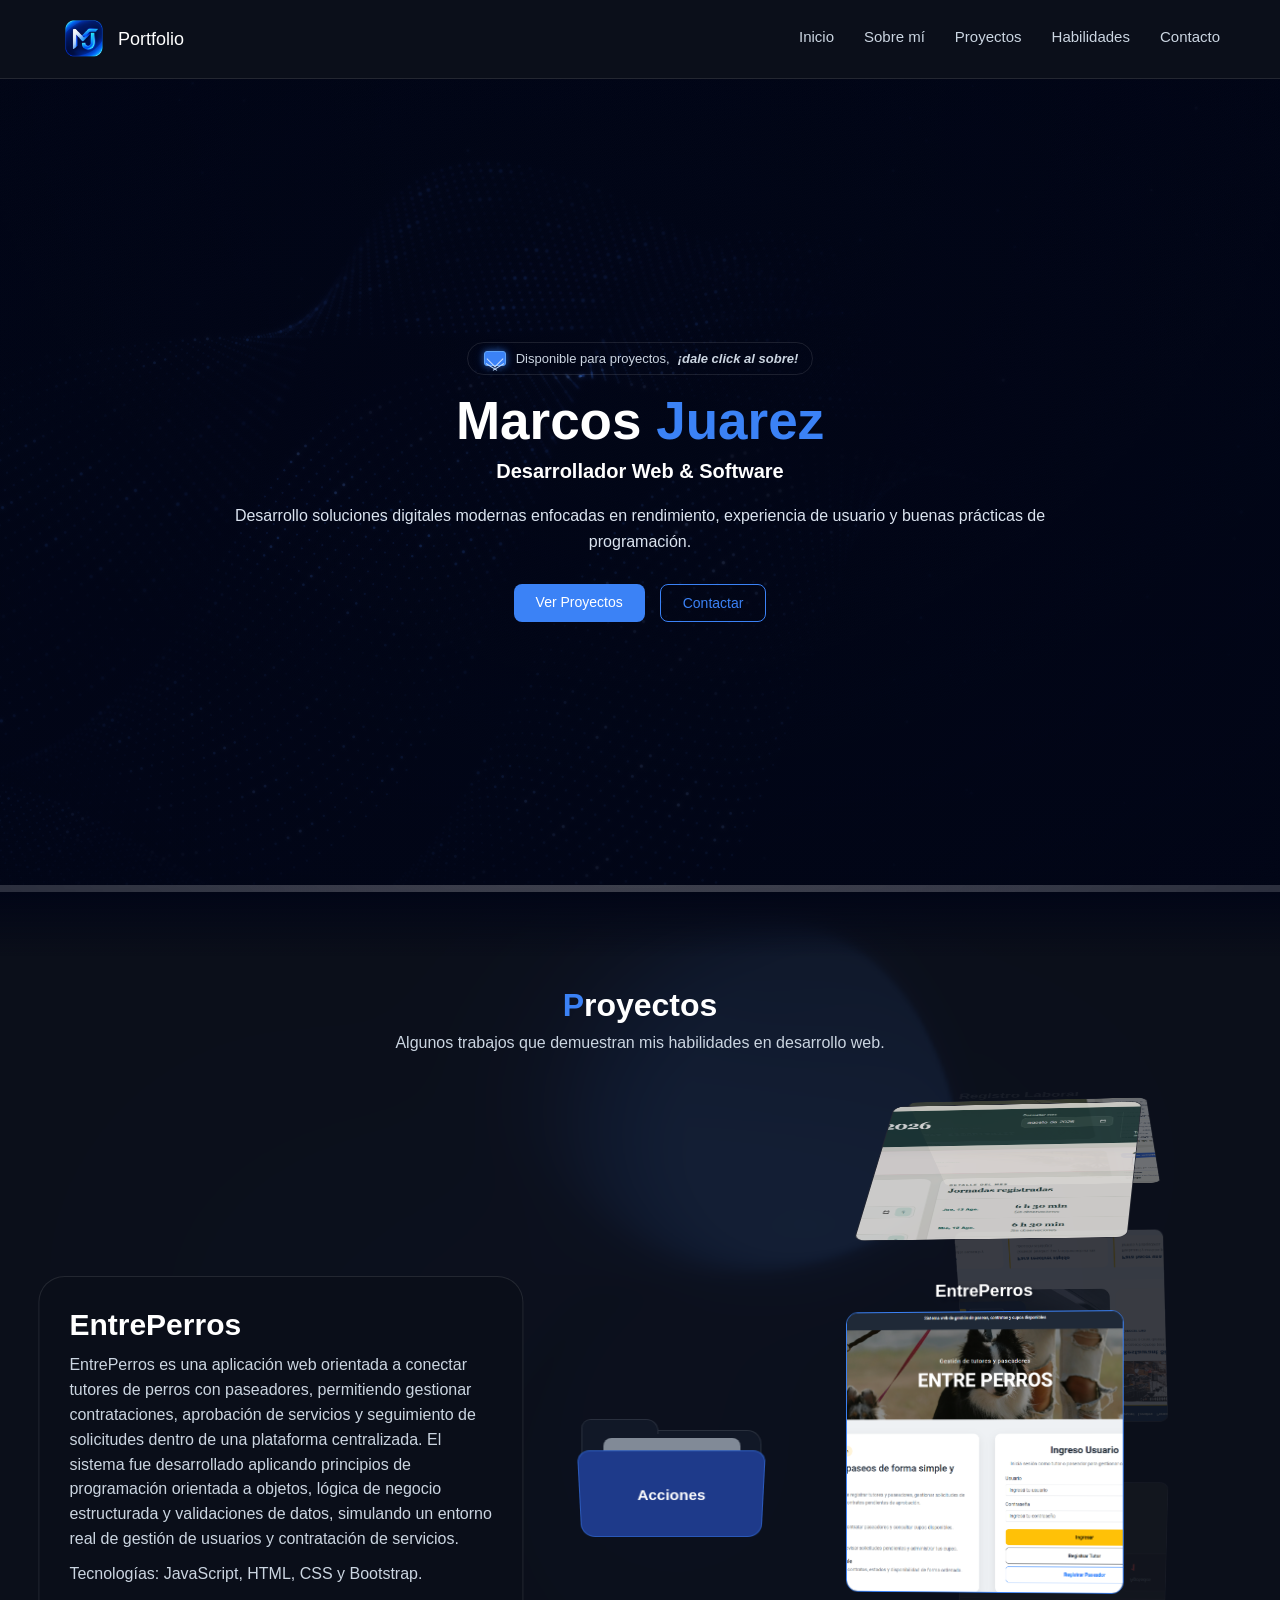
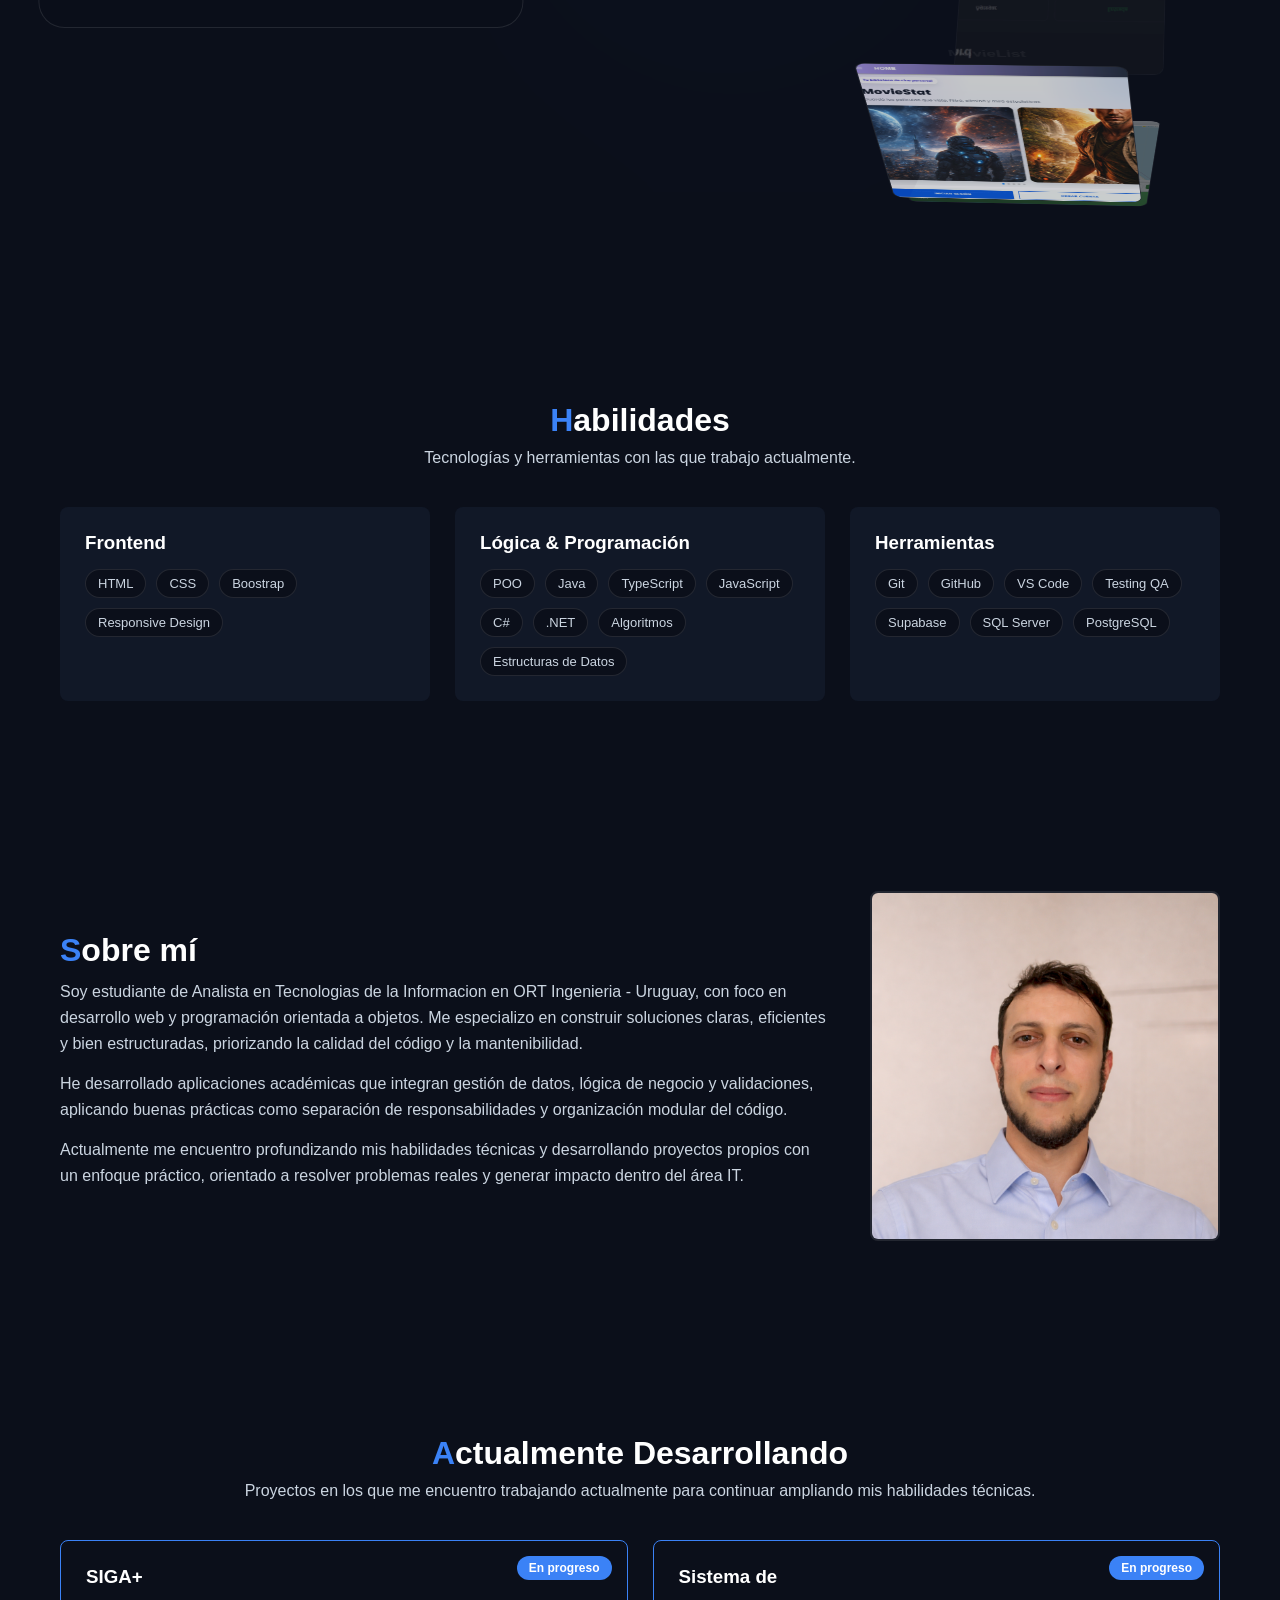
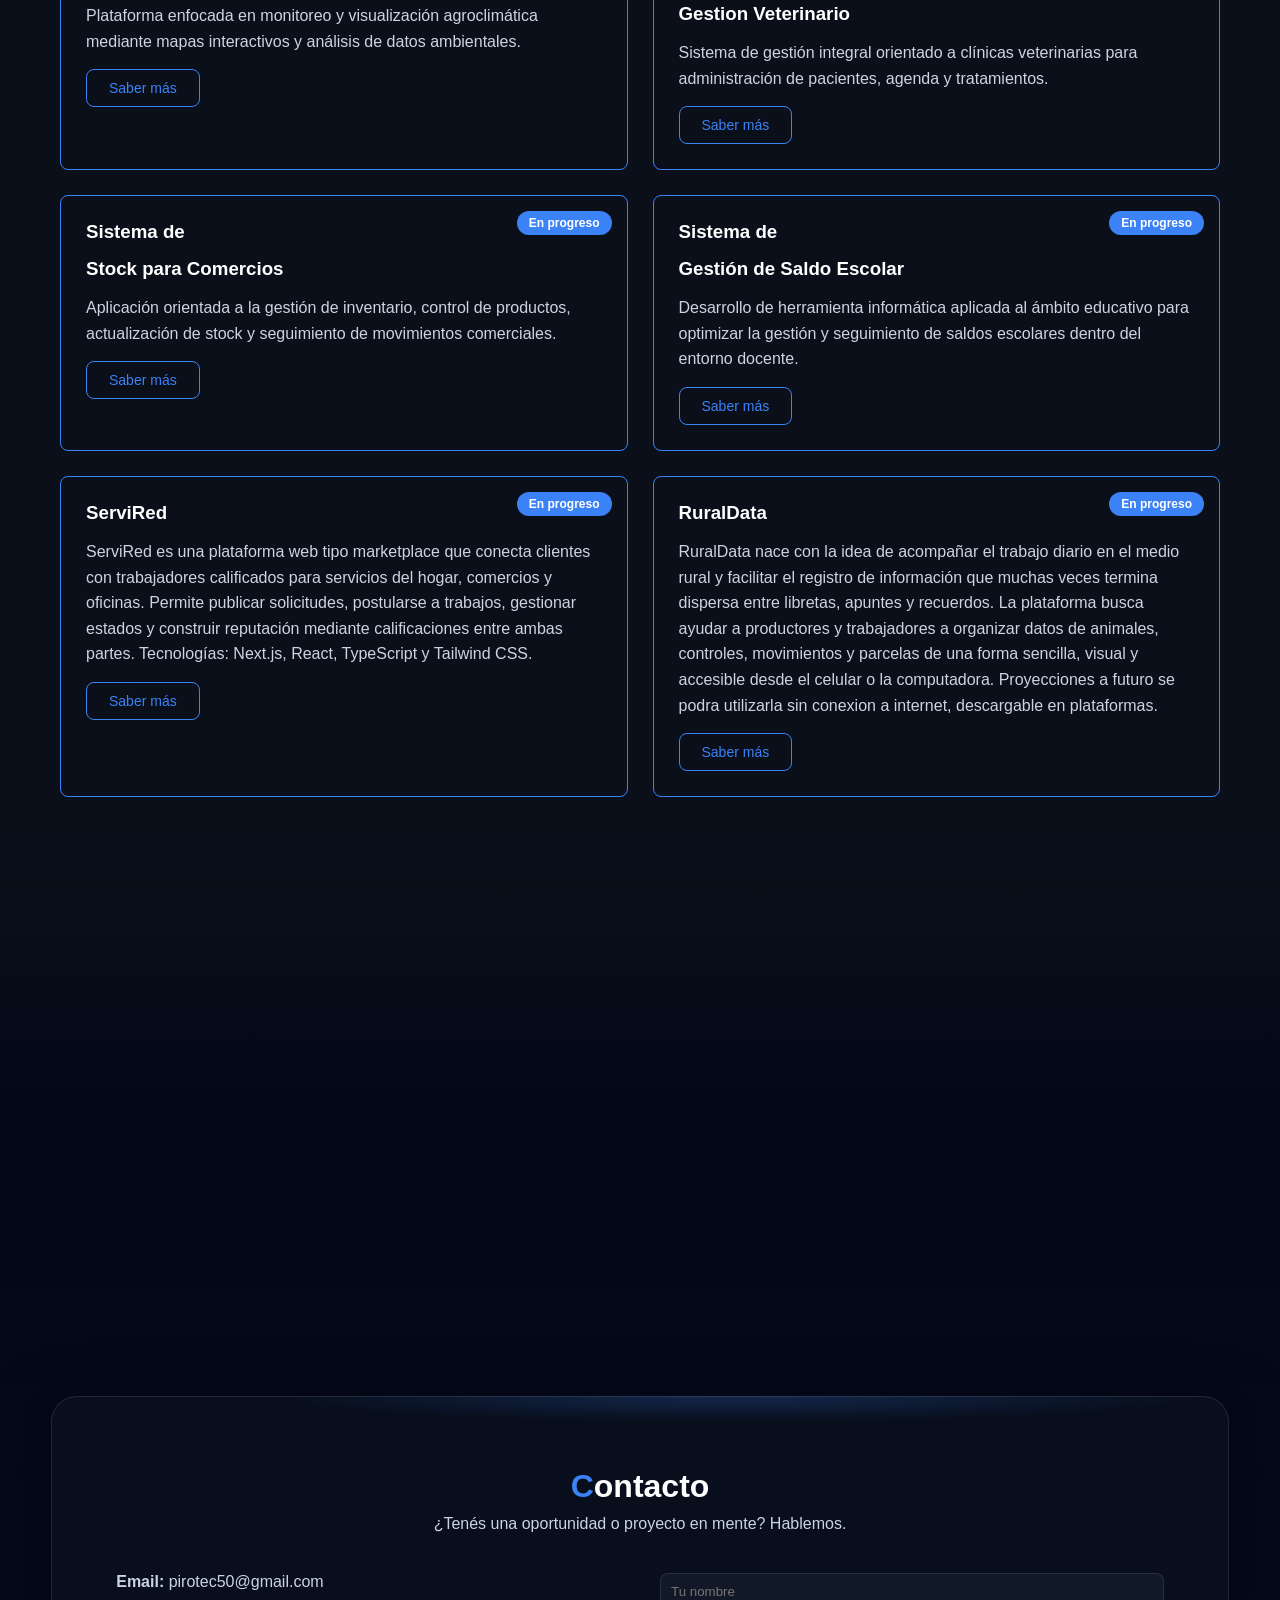
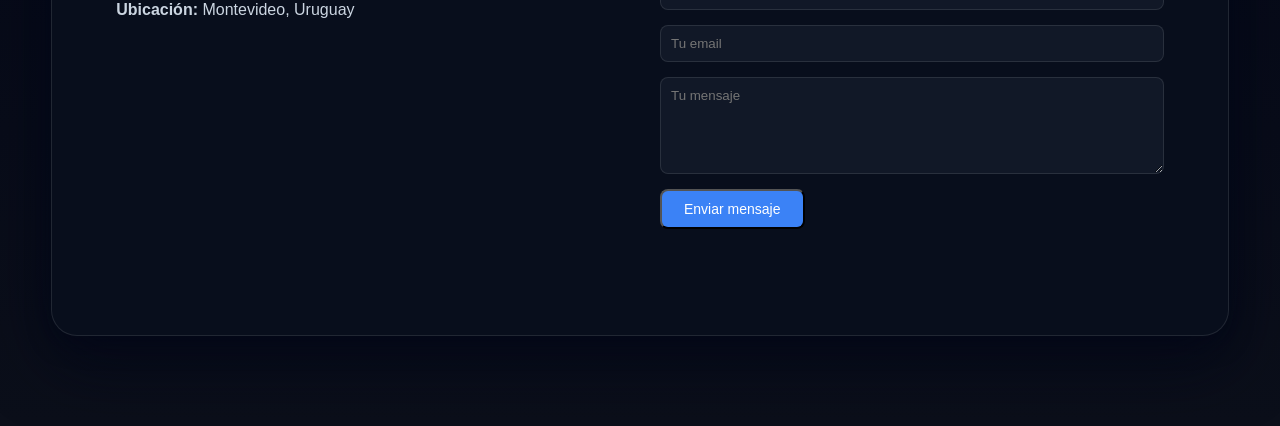
<file: index.html>
<!DOCTYPE html>
<html lang="en">

<head>
    <meta charset="UTF-8">

    <meta name="viewport" content="width=device-width, initial-scale=1.0">

    <!-- informacion del sitio -->
    <title>Marcos Juarez | Portfolio</title>

    <meta name="description"
        content="Portfolio de Marcos Juarez, desarrollador web y software. Proyectos, habilidades y trabajos actualmente en desarrollo.">

    <!-- icono de la pestaña -->
    <link rel="icon" type="image/x-icon" href="/img/miniatura.ico">

    <!-- vista previa al compartir -->
    <meta property="og:type" content="website">

    <meta property="og:title" content="Marcos Juarez | Portfolio">

    <meta property="og:description"
        content="Desarrollador Web & Software. Conocé mis proyectos, habilidades y trabajos en desarrollo.">

    <meta property="og:url" content="https://profolio-web-mj.vercel.app/">

    <meta property="og:image" content="https://profolio-web-mj.vercel.app/img/compartir.png">

    <meta property="og:image:type" content="image/png">

    <meta property="og:image:width" content="1200">

    <meta property="og:image:height" content="630">

    <!-- vista previa en otras plataformas -->
    <meta name="twitter:card" content="summary_large_image">

    <meta name="twitter:title" content="Marcos Juarez | Portfolio">

    <meta name="twitter:description"
        content="Desarrollador Web & Software. Conocé mis proyectos, habilidades y trabajos en desarrollo.">

    <meta name="twitter:image" content="https://profolio-web-mj.vercel.app/img/compartir.png">

    <!-- estilos -->
    <link rel="stylesheet" href="style.css">
</head>

<body>

    <header class="header">
        <div class="container nav">

            <div class="logo">

                <div class="logo-icon">
                    <img src="img/logo.png" alt="Logo MJ">
                </div>

                <span class="logo-text">Portfolio</span>

            </div>

            <button class="menu-toggle btn btn-outline" type="button" aria-controls="site-menu" aria-expanded="false" hidden>Menú</button>
            <nav class="menu" id="site-menu" aria-label="Navegación principal">
                <a href="#inicio">Inicio</a>
                <a href="#sobre-mi">Sobre mí</a>
                <a href="#proyectos">Proyectos</a>
                <a href="#habilidades">Habilidades</a>
                <a href="#contacto">Contacto</a>
            </nav>

        </div>
    </header>



    <main>
    <!-- seccion del hero -->
    <section class="hero" id="inicio">

        <video class="hero-video" autoplay muted loop playsinline>
            <source src="video/hero-fondo.mp4" type="video/mp4">
        </video>

        <canvas class="ghost-fibers-canvas" aria-hidden="true"></canvas>
        <div class="hero-overlay"></div>

        <div class="hero-container">

            <div class="hero-badge">
                <button class="envelope-button" id="envelopeLaunch" type="button" aria-label="Ir a contacto">
                    <span class="envelope-icon" aria-hidden="true">
                        <span class="envelope-flap"></span>
                    </span>
                </button>

                Disponible para proyectos, <strong><em>¡dale click al sobre!</em></strong>
            </div>

            <h1 class="hero-title">
                <span class="tech-text"><span class="tech-text-name"><span>Marcos</span> <span class="hero-title-accent">Juarez</span><span class="tech-text-baseline" aria-hidden="true"></span></span><canvas class="tech-text-canvas" aria-hidden="true" hidden></canvas></span>
            </h1>

            <h2 class="hero-subtitle">
                Desarrollador Web & Software
            </h2>

            <p class="hero-description">
                Desarrollo soluciones digitales modernas enfocadas en rendimiento,
                experiencia de usuario y buenas prácticas de programación.
            </p>

            <div class="hero-buttons">
                <a href="#proyectos" class="btn btn-primary">Ver Proyectos</a>
                <a href="#contacto" class="btn btn-outline">Contactar</a>
            </div>

        </div>
    </section>

    <div class="liquid-region">
        <div class="liquid-background" aria-hidden="true">
            <canvas class="liquid-canvas"></canvas>
        </div>


    <!-- proyectos -->
    <section class="projects fade-in" id="proyectos">
        <div class="container">

            <h2 class="section-title">Proyectos</h2>
            <p class="section-subtitle">
                Algunos trabajos que demuestran mis habilidades en desarrollo web.
            </p>

            <div class="project-showcase circular-carousel">
                <p class="circular-carousel-status visually-hidden" aria-live="polite" aria-atomic="true"></p>
                <div class="project-detail-glow">
                <article class="project-carousel-details">
                    <img src="secundarias/EntrePerros/img/Captura.png" alt="Captura de la demo de EntrePerros">
                    <h3>EntrePerros</h3>
                    <p>
                        EntrePerros es una aplicación web orientada a conectar tutores de perros con paseadores,
                        permitiendo gestionar contrataciones, aprobación de servicios y seguimiento de solicitudes
                        dentro de una plataforma centralizada.

                        El sistema fue desarrollado aplicando principios de programación orientada a objetos, lógica de
                        negocio estructurada y validaciones de datos, simulando un entorno real de gestión de usuarios y
                        contratación de servicios.
                    </p>
                    <p class="project-carousel-tech">Tecnologías: JavaScript, HTML, CSS y Bootstrap.</p>
                    <div class="project-links">
                        <a href="secundarias/EntrePerros/index.html" target="_blank" rel="noopener noreferrer"
                            class="btn btn-primary btn-flip">
                            <span>Pruébalo</span>
                        </a>
                        <a href="https://github.com/Marck1990/EntrePerros.git" target="_blank"
                            class="btn btn-outline">Código</a>
                    </div>
                </article>
                <article class="project-carousel-details">
                    <img src="img/MovieList.png" alt="Captura de la demo de MovieList">
                    <h3>MovieList</h3>
                    <p>
                        Aplicación mobile para catalogar películas vistas. Integra APIs, un sistema de IA para analizar
                        comentarios y decidir si una película se incorpora o no al catálogo, además de geolocalización
                        de usuarios y analítica.
                    </p>
                    <p class="project-carousel-tech">Tecnologías: HTML, CSS, Ionic y JavaScript.</p>
                    <div class="project-links">
                        <a href="secundarias/MovieList/index.html" target="_blank" rel="noopener noreferrer"
                            class="btn btn-primary btn-flip">
                            <span>Pruébalo</span>
                        </a>
                        <a href="https://github.com/Marck1990/movielist-app" target="_blank"
                            class="btn btn-outline">Código</a>
                    </div>
                </article>
                <article class="project-carousel-details">
                    <img src="secundarias/Siga+/Muestras/MiniaturaSIGA+.png" alt="Captura de la demo de SIGA+">
                    <h3>SIGA+</h3>
                    <p>
                        SIGA+ es una aplicación web de monitoreo agroclimático desarrollada con HTML, CSS, JavaScript y
                        Leaflet.js, diseñada para visualizar información geográfica y climática de distintas zonas en un
                        mapa interactivo.

                        El proyecto permite buscar localidades, explorar polígonos territoriales y consultar datos
                        dinámicos mediante la integración con APIs externas de clima y geolocalización, ofreciendo una
                        herramienta visual e intuitiva para el análisis territorial y ambiental en entornos agrícolas.

                        La solución fue propuesta personalmente a INIA GRAS, donde despertó interés por su potencial
                        como herramienta de apoyo al análisis agroclimático. Actualmente se encuentra en una versión
                        beta funcional, y cuenta con el acompañamiento y apoyo de INIA GRAS durante su proceso de
                        desarrollo y mejora.
                    </p>
                    <p class="project-carousel-tech">Tecnologías: HTML, CSS, JavaScript y Leaflet.js.</p>
                    <div class="project-links">
                        <a href="secundarias/Siga+/index.html" target="_blank" rel="noopener noreferrer"
                            class="btn btn-primary btn-flip">
                            <span>Pruébalo</span>
                        </a>
                        <a href="https://github.com/Marck1990/siga-.git" target="_blank"
                            class="btn btn-outline">Código</a>
                    </div>
                </article>
                <article class="project-carousel-details">
                    <img src="img/stock.png" alt="Captura de la demo de StockFast">
                    <h3>StockFast</h3>
                    <p>
                        StockFast es una aplicación web de gestión de stock desarrollada como solución SaaS orientada a
                        comercios, locales y pequeños negocios que necesitan controlar productos, movimientos, alertas y
                        métricas de inventario de forma simple y rápida.
                    </p>
                    <p>
                        El proyecto fue desplegado en Somee mediante publicación FTP desde Visual Studio, utilizando
                        hosting gratuito para demostración comercial. También se configuró certificado SSL con Let’s
                        Encrypt para permitir navegación segura por HTTPS y habilitar correctamente funcionalidades del
                        navegador como el uso del micrófono.
                    </p>

                    <p class="project-carousel-tech">
                        Tecnologías utilizadas:
                        ASP.NET Core MVC, C#, Razor, HTML5, CSS3, JavaScript, Bootstrap, sesiones de usuario,
                        publicación FTP, Somee Hosting, certificado SSL Let’s Encrypt y Visual Studio.
                    </p>
                    <div class="project-links">
                        <a href="https://stockfastdemo.somee.com/" target="_blank" rel="noopener noreferrer"
                            class="btn btn-primary btn-flip">
                            <span>Pruébalo</span>
                        </a>
                    </div>
                </article>
                <article class="project-carousel-details">
                    <img src="img/sintel.png" alt="Captura del sitio de Sintel Florida">
                    <h3>Sintel Florida – Landing page comercial</h3>
                    <p>
                        Desarrollé una landing page moderna para Sintel Florida, pensada como propuesta comercial para
                        mejorar su presencia digital. El sitio presenta sus servicios principales: estación, restaurant,
                        minimercado, lavadero, gomería, gas, promociones, ubicación y contacto.
                    </p>
                    <p>
                        La página incluye un sistema demo de reserva de
                        lavadero con registro e inicio de sesión mediante JavaScript y localStorage.
                    </p>
                    <p class="project-carousel-tech">
                        Tecnologías: HTML, CSS, Bootstrap y JavaScript.
                    </p>
                    <div class="project-links">
                        <a href="https://sintelflorida.vercel.app/" target="_blank" rel="noopener noreferrer"
                            class="btn btn-primary btn-flip">
                            <span>Pruébalo</span>
                        </a>
                    </div>
                </article>
                <article class="project-carousel-details">
                    <img src="img/BIlleteraV.png" alt="Captura de Billetera Virtual Escolar">
                    <h3>Billetera Virtual Escolar</h3>
                    <p>
                        Sistema web diseñado para gestionar compras escolares de forma rápida, segura y organizada
                        mediante saldo virtual.
                    </p>
                    <p>
                        Incluye gestión de usuarios y saldos, registro de compras, historial de movimientos y generación
                        de vales digitales con código QR.
                    </p>
                    <p class="project-carousel-tech">
                        Tecnologías: HTML, CSS, Bootstrap, JavaScript, Supabase y PostgreSQL.
                    </p>
                    <div class="project-links">
                        <a href="https://billetera-virtual-nueva.vercel.app/" target="_blank" rel="noopener noreferrer"
                            class="btn btn-primary btn-flip">
                            <span>Pruébalo</span>
                        </a>
                    </div>
                </article>
                <article class="project-carousel-details">
                    <img src="img/RegtistroLaboral.png" alt="Captura de app Registro Laboral">
                    <h3>Registro Laboral</h3>
                    <p>
                        Registro Laboral es una aplicación web creada para ayudar a trabajadores a registrar sus
                        jornadas, controlar horas trabajadas y licencias, y generar informes mensuales ordenados.
                    </p>
                    <p>
                        Fue desarrollada con HTML, CSS y JavaScript, utilizando Supabase para la autenticación y
                        almacenamiento de datos, además de herramientas para generar archivos PDF y códigos QR.
                    </p>
                    <p class="project-carousel-tech">
                        Tecnologías: HTML, CSS, Bootstrap, JavaScript, Supabase y PostgreSQL.
                    </p>
                    <div class="project-links">
                        <a href="https://registro-laboral-nine.vercel.app/" target="_blank" rel="noopener noreferrer"
                            class="btn btn-primary btn-flip">
                            <span>Pruébalo</span>
                        </a>
                    </div>
                </article>
                </div>
                <div class="folder-float" hidden>
                    <button class="folder-float-trigger" type="button" aria-label="Acciones del proyecto"
                        aria-expanded="false" aria-controls="project-folder-links">
                        <span class="folder-float-back" aria-hidden="true"></span>
                        <span class="folder-float-paper" aria-hidden="true"></span>
                        <span class="folder-float-front">
                            <span class="folder-float-label">Acciones</span>
                        </span>
                    </button>
                    <div id="project-folder-links" class="folder-float-links" inert></div>
                </div>
                <div class="circular-carousel-stage" hidden>
                    <div class="circular-carousel-ring"></div>
                </div>
            </div>
        </div>
    </section>




    <!-- habilidades -->

    <section class="skills fade-in" id="habilidades">
        <div class="container">

            <h2 class="section-title">Habilidades</h2>
            <p class="section-subtitle">
                Tecnologías y herramientas con las que trabajo actualmente.
            </p>

            <div class="skills-grid">

                <!-- Frontend -->
                <div class="skill-card">
                    <h3>Frontend</h3>
                    <div class="skill-items">
                        <span>HTML</span>
                        <span>CSS</span>
                        <span>Boostrap</span>
                        <span>Responsive Design</span>
                    </div>
                </div>

                <!-- Backend / Lógica -->
                <div class="skill-card">
                    <h3>Lógica & Programación</h3>
                    <div class="skill-items">
                        <span>POO</span>
                        <span>Java</span>
                        <span>TypeScript</span>
                        <span>JavaScript</span>
                        <span>C#</span>
                        <span>.NET</span>
                        <span>Algoritmos</span>
                        <span>Estructuras de Datos</span>
                    </div>
                </div>

                <!-- Herramientas -->
                <div class="skill-card">
                    <h3>Herramientas</h3>
                    <div class="skill-items">
                        <span>Git</span>
                        <span>GitHub</span>
                        <span>VS Code</span>
                        <span>Testing QA</span>
                        <span>Supabase</span>
                        <span>SQL Server</span>
                        <span>PostgreSQL</span>


                    </div>
                </div>

            </div>

        </div>
    </section>




    <!-- abaut yo -->
    <section class="about fade-in" id="sobre-mi">
        <div class="container about-container">

            <div class="about-text">
                <h2 class="section-title">Sobre mí</h2>

                <p>
                    Soy estudiante de Analista en Tecnologias de la Informacion en ORT Ingenieria - Uruguay, con foco en
                    desarrollo web y programación orientada a objetos. Me especializo en construir soluciones claras,
                    eficientes y bien estructuradas, priorizando la calidad del código y la mantenibilidad.

                </p>

                <p>
                    He desarrollado aplicaciones académicas que integran gestión de datos, lógica de negocio y
                    validaciones, aplicando buenas prácticas como separación de responsabilidades y organización modular
                    del código.
                </p>

                <p>
                    Actualmente me encuentro profundizando mis habilidades técnicas y desarrollando proyectos propios
                    con un enfoque práctico, orientado a resolver problemas reales y generar impacto dentro del área IT.
                </p>

            </div>

            <div class="about-image">
                <img src="img/foto CUriculum.png" alt="Foto de perfil">
            </div>

        </div>
    </section>




    <!-- proyectos en desarrolo -->
    <section class="current-projects fade-in" id="en-desarrollo">
        <div class="container">

            <h2 class="section-title">Actualmente Desarrollando</h2>

            <p class="section-subtitle">
                Proyectos en los que me encuentro trabajando actualmente para continuar ampliando mis habilidades
                técnicas.
            </p>


            <!-- --------------------------------------------------------------- -->


            <div class="current-grid">



                <div class="current-card">
                    <span class="progress-badge">En progreso</span>

                    <h3>SIGA+</h3>

                    <p>
                        Plataforma enfocada en monitoreo y visualización agroclimática mediante mapas interactivos y
                        análisis de datos ambientales.
                    </p>

                    <button class="btn btn-outline open-modal" data-title="SIGA+"
                        data-description="SIGA+ es una plataforma orientada al monitoreo y visualización agroclimática. El proyecto integra mapas interactivos, representación de polígonos, búsqueda de localidades y visualización de datos ambientales."
                        data-tech="HTML, CSS, JavaScript, Leaflet"
                        data-status="Actualmente estoy trabajando en mejoras visuales, lógica de representación de estados y estructura general del sistema.">
                        Saber más
                    </button>
                </div>



                <!-- --------------------------------------------------------------- -->


                <div class="current-card">
                    <span class="progress-badge">En progreso</span>

                    <h3>Sistema de</h3>
                    <h3>Gestion Veterinario</h3>

                    <p>
                        Sistema de gestión integral orientado a clínicas veterinarias para administración de pacientes,
                        agenda y tratamientos.
                    </p>

                    <button class="btn btn-outline open-modal" data-title="Sistema Veterinario"
                        data-description="Proyecto orientado a la gestión de clínicas veterinarias, enfocado en la administración de pacientes, turnos, historial de tratamientos y organización de información clave para mejorar la operativa del negocio."
                        data-tech="HTML, CSS, TypeScript,next.js, lógica de gestión"
                        data-status="Actualmente se encuentra en etapa de planificación funcional y definición de módulos principales.">
                        Saber más
                    </button>
                </div>


                <!-- --------------------------------------------------------------- -->


                <div class="current-card">
                    <span class="progress-badge">En progreso</span>

                    <h3>Sistema de </h3>
                    <h3>Stock para Comercios</h3>

                    <p>
                        Aplicación orientada a la gestión de inventario, control de productos, actualización de stock y
                        seguimiento de movimientos comerciales.
                    </p>

                    <button class="btn btn-outline open-modal" data-title="Sistema de Stock para Comercios"
                        data-description="Aplicación pensada para ayudar a pequeños y medianos comercios a gestionar su inventario, controlar entradas y salidas de productos y mantener actualizado el stock disponible."
                        data-tech="HTML, CSS,Boostrap, JavaScript, lógica de inventario"
                        data-status="Actualmente se encuentra en etapa de diseño funcional y definición de estructura general.">
                        Saber más
                    </button>
                </div>

                <!-- --------------------------------------------------------------- -->


                <div class="current-card">
                    <span class="progress-badge">En progreso</span>

                    <h3>Sistema de </h3>
                    <h3>Gestión de Saldo Escolar</h3>

                    <p>
                        Desarrollo de herramienta informática aplicada al ámbito educativo para optimizar la gestión y
                        seguimiento de saldos escolares dentro del entorno docente.
                    </p>

                    <button class="btn btn-outline open-modal" data-title="Sistema de Gestión de Saldo Escolar"
                        data-description="Herramienta informática aplicada al entorno educativo para organizar, registrar y dar seguimiento a saldos escolares, buscando optimizar procesos administrativos vinculados al trabajo docente."
                        data-tech="Análisis funcional, lógica administrativa, desarrollo web"
                        data-status="Actualmente se encuentra en evaluación y desarrollo de su estructura base para adaptarse a necesidades reales del entorno educativo.">
                        Saber más
                    </button>
                </div>



                <!-- --------------------------------------------------------------- -->



                <div class="current-card">
                    <span class="progress-badge">En progreso</span>

                    <h3>ServiRed</h3>

                    <p>
                        ServiRed es una plataforma web tipo marketplace que conecta clientes con trabajadores
                        calificados para servicios del hogar, comercios y oficinas. Permite publicar solicitudes,
                        postularse a trabajos, gestionar estados y construir reputación mediante calificaciones entre
                        ambas partes.
                        Tecnologías: Next.js, React, TypeScript y Tailwind CSS.
                    </p>

                    <button class="btn btn-outline open-modal" data-title="ServiRed"
                        data-description="ServiRed permite que clientes publiquen solicitudes de servicios y que trabajadores independientes se postulen según su rubro, zona y disponibilidad. Incluye perfiles, seguimiento de solicitudes y calificaciones entre las partes."
                        data-tech="Next.js, React, TypeScript y Tailwind CSS."
                        data-status="En desarrollo.">
                        Saber más
                    </button>
                </div>


                <!-- --------------------------------------------------------------- -->


                <div class="current-card">
                    <span class="progress-badge">En progreso</span>

                    <h3>RuralData</h3>

                    <p>
                        RuralData nace con la idea de acompañar el trabajo diario en el medio rural y facilitar el
                        registro de información que muchas veces termina dispersa entre libretas, apuntes y recuerdos.
                        La plataforma busca ayudar a productores y trabajadores a organizar datos de animales,
                        controles, movimientos y parcelas de una forma sencilla, visual y accesible desde el celular o
                        la computadora.
                        Proyecciones a futuro se podra utilizarla sin conexion a internet, descargable en plataformas.

                    </p>

                    <button class="btn btn-outline open-modal" data-title="RuralData"
                        data-description="RuralData es una plataforma de trazabilidad ganadera pensada para facilitar el registro y seguimiento de información productiva. Permite administrar animales mediante caravana visual y contempla identificación RFID, registrar controles y movimientos, organizar información sanitaria y representar parcelas mediante mapas interactivos."
                        data-tech="Desarrollada con HTML, CSS, Bootstrap y JavaScript, siguiendo un enfoque mobile first. Utiliza Leaflet para mapas y polígonos interactivos, almacenamiento local mediante localStorage/IndexedDB y arquitectura PWA mediante manifest.json y Service Worker, permitiendo una experiencia similar a una aplicación instalada y mejorando su funcionamiento en condiciones de conectividad limitada. Se pretende genrar un cruzamiento de datos con SNIG para poder aportar mayor oficialidad del producto"
                        data-status="Fue desarrollada con Tecnologías: HTML, CSS, Bootstrap, JavaScript, PWA, Service Worker e IndexedDB.">
                        Saber más
                    </button>
                </div>




            </div>

        </div>
    </section>










    </div>
    <!-- contacto seccion -->
    <section class="contact contact-laser-region" id="contacto">
        <canvas class="laser-flow-canvas" aria-hidden="true"></canvas>
        <div class="contact-footer-surface">
        <div class="container contact-container">

            <h2 class="section-title">Contacto</h2>
            <p class="section-subtitle">
                ¿Tenés una oportunidad o proyecto en mente? Hablemos.
            </p>

            <div class="contact-content">

                <!-- Info -->
                <div class="contact-info">
                    <p><strong>Email:</strong> pirotec50@gmail.com</p>
                    <p><strong>Ubicación:</strong> Montevideo, Uruguay</p>
                </div>

                <!-- Formulario -->
                <form class="contact-form" action="https://formspree.io/f/mlgovavo" method="POST">

                    <input type="hidden" name="_subject" value="Nuevo mensaje desde tu portfolio">
                    <input type="hidden" name="_captcha" value="false">

                    <label class="visually-hidden" for="contact-nombre">Tu nombre</label>
                    <input type="text" id="contact-nombre" name="nombre" placeholder="Tu nombre" required>

                    <label class="visually-hidden" for="contact-email">Tu email</label>
                    <input type="email" id="contact-email" name="email" placeholder="Tu email" required>

                    <label class="visually-hidden" for="contact-mensaje">Tu mensaje</label>
                    <textarea id="contact-mensaje" name="mensaje" placeholder="Tu mensaje" rows="5" required></textarea>

                    <button type="submit" class="btn btn-primary">
                        Enviar mensaje
                    </button>
                    <p id="form-status" aria-live="polite"></p>


                </form>

            </div>

        </div>

        </div>
    </section>
    </main>

    <dialog class="modal-overlay" id="projectModal" aria-labelledby="modalTitle" aria-describedby="modalDescription">
        <div class="modal-content">
            <button class="modal-close" id="closeModal" type="button" aria-label="Cerrar detalles" autofocus>&times;</button>

            <h3 id="modalTitle"></h3>

            <p id="modalDescription"></p>

            <div class="modal-info">
                <p><strong>Tecnologías o enfoque:</strong> <span id="modalTech"></span></p>
                <p><strong>Estado actual:</strong> <span id="modalStatus"></span></p>
            </div>
        </div>
    </dialog>

    <!-- script a su js -->
    <script src="function.js"></script>
    <script src="tech-text.js"></script>
    <script src="ghost-fibers.js"></script>
    <script src="liquid-ether.js"></script>
    <script src="folder-float.js"></script>
    <script src="circular-carousel.js"></script>
    <script src="border-glow.js"></script>
    <script src="laser-flow.js"></script>
</body>

</html>
</file>
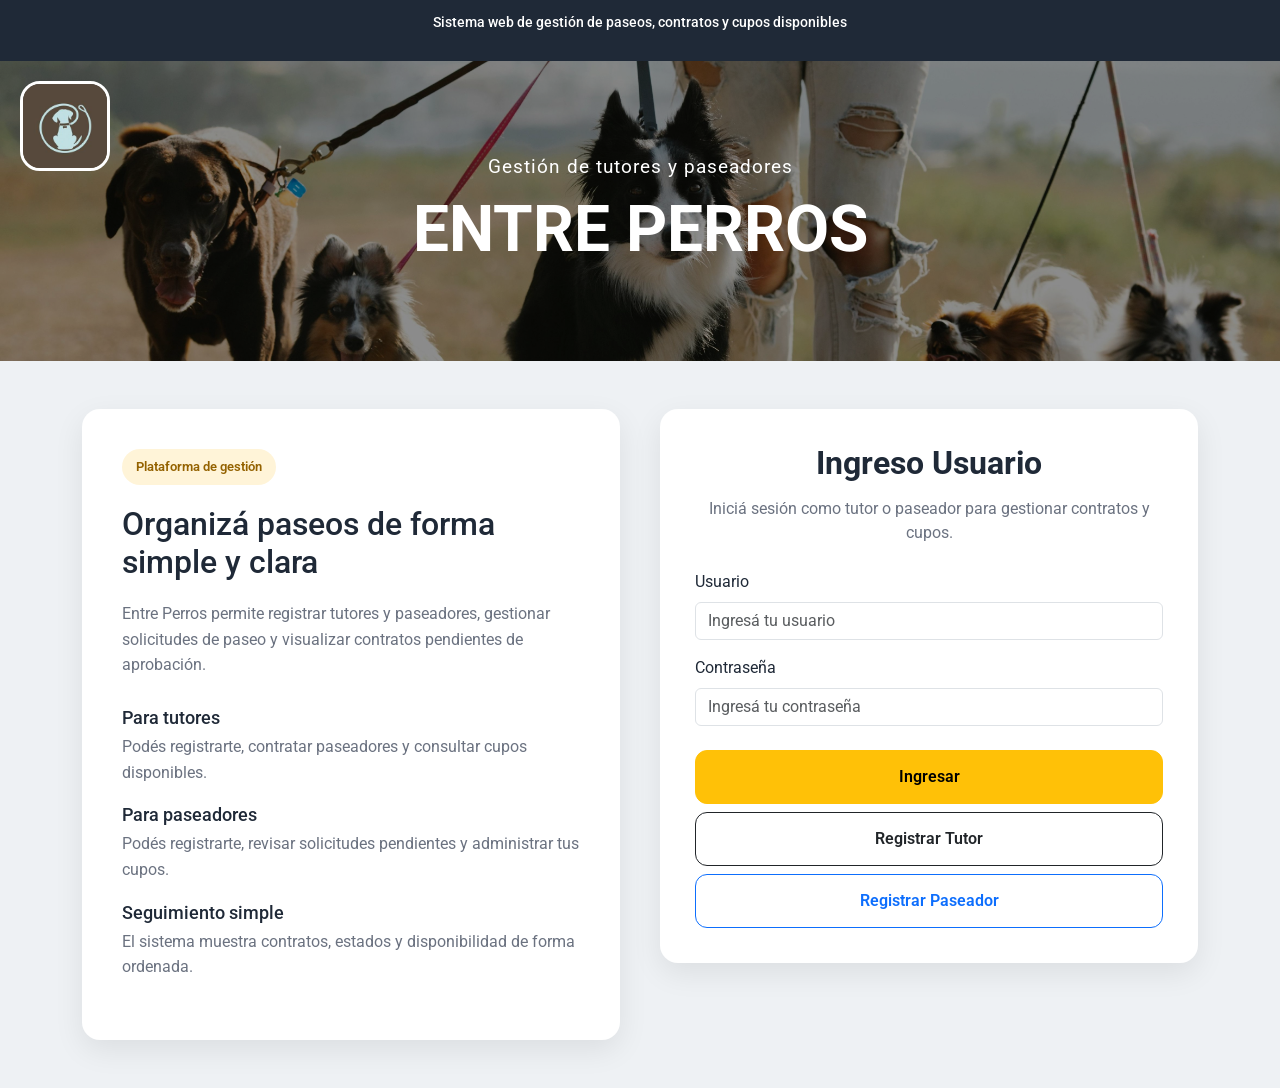
<file: secundarias/EntrePerros/index.html>
<!DOCTYPE html>
<html lang="en">

<head>
    <meta charset="UTF-8">
    <meta name="viewport" content="width=device-width, initial-scale=1.0">
    <title>Entre Perros</title>

    <link href="https://cdn.jsdelivr.net/npm/bootstrap@5.3.3/dist/css/bootstrap.min.css" rel="stylesheet">
    <link rel="stylesheet" href="estilo.css">
</head>

<body>
    <div class="menu container-fluid px-0">

        <div class="topbar">
            <div class="container">
                <p>Sistema web de gestión de paseos, contratos y cupos disponibles</p>
            </div>
        </div>

        <div class="logo">
            <div class="logo-overlay"></div>

            <img src="img/logo.jpg" alt="Logo de marca">

            <div class="logo-content">
                <p class="logo-subtitle">Gestión de tutores y paseadores</p>
                <h1>ENTRE PERROS</h1>
            </div>
        </div>

        <main class="container py-4 py-md-5">
            <div class="login-layout">

                <div class="panel-info">
                    <div class="panel-info-box">
                        <span class="panel-badge">Plataforma de gestión</span>
                        <h2>Organizá paseos de forma simple y clara</h2>
                        <p>
                            Entre Perros permite registrar tutores y paseadores, gestionar solicitudes
                            de paseo y visualizar contratos pendientes de aprobación.
                        </p>

                        <div class="panel-info-lista">
                            <div class="panel-item">
                                <h3>Para tutores</h3>
                                <p>Podés registrarte, contratar paseadores y consultar cupos disponibles.</p>
                            </div>

                            <div class="panel-item">
                                <h3>Para paseadores</h3>
                                <p>Podés registrarte, revisar solicitudes pendientes y administrar tus cupos.</p>
                            </div>

                            <div class="panel-item">
                                <h3>Seguimiento simple</h3>
                                <p>El sistema muestra contratos, estados y disponibilidad de forma ordenada.</p>
                            </div>
                        </div>
                    </div>
                </div>

                <div class="panel-form">

                    <!-- PANTALLA LOGIN -->
                    <section id="pantallaLogin" class="pantalla card-ui mx-auto">
                        <h2 class="titulo-seccion">Ingreso Usuario</h2>

                        <div class="texto-contexto">
                            Iniciá sesión como tutor o paseador para gestionar contratos y cupos.
                        </div>

                        <div class="mb-3 text-start">
                            <label for="txtUsuario" class="form-label">Usuario</label>
                            <input type="text" id="txtUsuario" class="form-control" placeholder="Ingresá tu usuario">
                        </div>

                        <div class="mb-4 text-start">
                            <label for="txtPass" class="form-label">Contraseña</label>
                            <input type="password" id="txtPass" class="form-control" placeholder="Ingresá tu contraseña">
                        </div>

                        <div class="d-grid gap-2">
                            <input type="button" id="btnIniciarSesion" value="Ingresar" class="btn btn-warning btn-ui">
                            <input type="button" id="btnRegistro" value="Registrar Tutor" class="btn btn-outline-dark btn-ui">
                            <input type="button" id="btnRegistroPaseador" value="Registrar Paseador" class="btn btn-outline-primary btn-ui">
                        </div>
                    </section>

                    <!-- PANTALLA REGISTRO TUTOR -->
                    <section id="pantallaRegistro" class="pantalla card-ui mx-auto">
                        <h2 class="titulo-seccion">Registrar nuevo tutor</h2>

                        <div class="texto-contexto">
                            Completá los datos para crear tu cuenta y comenzar a buscar paseador.
                        </div>

                        <div class="mb-3 text-start">
                            <label for="txtNuevoUsuario" class="form-label">Usuario</label>
                            <input type="text" id="txtNuevoUsuario" class="form-control" placeholder="Elegí un usuario">
                        </div>

                        <div class="mb-3 text-start">
                            <label for="txtNuevoPass" class="form-label">Contraseña</label>
                            <input type="text" id="txtNuevoPass" class="form-control" placeholder="Creá una contraseña">
                        </div>

                        <div class="mb-3 text-start">
                            <label for="txtNombrePerro" class="form-label">Nombre del perro</label>
                            <input type="text" id="txtNombrePerro" class="form-control" placeholder="Nombre del perro">
                        </div>

                        <div class="mb-4 text-start">
                            <label for="slcTamano" class="form-label">Tamaño</label>
                            <select id="slcTamano" class="form-select">
                                <option value="chico">Chico</option>
                                <option value="mediano">Mediano</option>
                                <option value="grande">Grande</option>
                            </select>
                        </div>

                        <div class="d-grid gap-2">
                            <input type="button" id="btnConfirmarRegistro" value="Registrar tutor" class="btn btn-warning btn-ui">
                            <input type="button" id="btnVolverRegistro" value="Volver al login" class="btn btn-outline-secondary btn-ui">
                        </div>
                    </section>

                    <!-- PANTALLA REGISTRO PASEADOR -->
                    <section id="pantallaRegistroPaseador" class="pantalla card-ui mx-auto">
                        <h2 class="titulo-seccion">Registrar nuevo paseador</h2>

                        <div class="texto-contexto">
                            Registrate como paseador para administrar solicitudes y tus cupos disponibles.
                        </div>

                        <div class="mb-3 text-start">
                            <label for="txtNombrePaseador" class="form-label">Nombre</label>
                            <input type="text" id="txtNombrePaseador" class="form-control" placeholder="Nombre del paseador">
                        </div>

                        <div class="mb-3 text-start">
                            <label for="txtUsuarioPaseador" class="form-label">Usuario</label>
                            <input type="text" id="txtUsuarioPaseador" class="form-control" placeholder="Elegí un usuario">
                        </div>

                        <div class="mb-3 text-start">
                            <label for="txtPassPaseador" class="form-label">Contraseña</label>
                            <input type="text" id="txtPassPaseador" class="form-control" placeholder="Creá una contraseña">
                        </div>

                        <div class="mb-4 text-start">
                            <label for="txtCupoPaseador" class="form-label">Cupo máximo</label>
                            <input type="number" id="txtCupoPaseador" class="form-control" placeholder="Ingresá el cupo máximo">
                        </div>

                        <div class="d-grid gap-2">
                            <input type="button" id="btnConfirmarRegistroPaseador" value="Registrar paseador" class="btn btn-success btn-ui">
                            <input type="button" id="btnVolverRegistroPaseador" value="Volver al login" class="btn btn-outline-secondary btn-ui">
                        </div>
                    </section>

                    <!-- PANTALLA MENU TUTOR -->
                    <section id="pantallaMenuCliente" class="pantalla card-ui mx-auto">
                        <h2 class="titulo-seccion">Menu cliente</h2>

                        <div class="texto-contexto">
                            Desde esta pantalla podés contratar, cancelar y consultar disponibilidad.
                        </div>

                        <div class="grid-botones">
                            <input type="button" id="btnCerrarSesionCliente" value="Cerrar sesion cliente" class="btn btn-outline-danger btn-ui">
                            <input type="button" id="btnIrAContratar" value="Contratar Paseador" class="btn btn-warning btn-ui">
                            <input type="button" id="btnCancelarContrato" value="Cancelar contrato" class="btn btn-outline-dark btn-ui">
                            <input type="button" id="btnMostrarTabla" value="Mostrar Tabla de cupos" class="btn btn-outline-primary btn-ui">
                        </div>
                    </section>

                    <!-- mostrar tabla de cupos para Tutor -->
                    <section id="pantallaTablaTutor" class="pantalla card-ui card-ui-wide mx-auto">
                        <h2 class="titulo-seccion">Tabla de cupos de paseadores</h2>

                        <div class="table-responsive">
                            <table class="table table-hover align-middle tabla-ui">
                                <thead>
                                    <tr>
                                        <th>Nombre</th>
                                        <th>Usuario</th>
                                        <th>Cupos disponibles</th>
                                    </tr>
                                </thead>
                                <tbody id="tablaPaseadoresContratados">
                                </tbody>
                            </table>
                        </div>

                        <div class="d-grid d-md-flex justify-content-md-end">
                            <input type="button" id="btnVolverPantallaMenuClienteDespuesDeTabla" value="Volver" class="btn btn-outline-secondary btn-ui">
                        </div>
                    </section>

                    <!-- mostrar contratos a cancelar -->
                    <section id="cancelarContrato" class="pantalla card-ui mx-auto">
                        <h2 class="titulo-seccion">Informacion del contrato</h2>

                        <div class="info-box">
                            <p id="infoContrato" class="mb-0"></p>
                        </div>

                        <div class="d-grid gap-2 mt-4">
                            <input type="button" id="btnDardeBaja" value="Dar de baja" class="btn btn-danger btn-ui">
                            <input type="button" id="btnVolverPantallaMenuCliente1" value="Volver" class="btn btn-outline-secondary btn-ui">
                        </div>
                    </section>

                    <!-- pantalla contratar paseador -->
                    <section id="pantallaContratarPaseador" class="pantalla card-ui mx-auto">
                        <h2 class="titulo-seccion">Contratar paseador</h2>

                        <div class="texto-contexto">
                            Seleccioná un paseador disponible según los cupos requeridos.
                        </div>

                        <div class="mb-4 text-start">
                            <label for="slcContratarPaseador" class="form-label">Paseador</label>
                            <select id="slcContratarPaseador" class="form-select"></select>
                        </div>

                        <div class="d-grid gap-2">
                            <input type="button" id="btnContratar" value="Contratar" class="btn btn-warning btn-ui">
                            <input type="button" id="btnVolveMenuTutor" value="Volver" class="btn btn-outline-secondary btn-ui">
                        </div>
                    </section>

                    <!-- PANTALLA MENU PASEADOR -->
                    <section id="pantallaMenuPaseador" class="pantalla card-ui mx-auto">
                        <h2 class="titulo-seccion">Menu Paseador</h2>

                        <div class="texto-contexto">
                            Administrá solicitudes recibidas y consultá los perros asignados.
                        </div>

                        <div class="grid-botones">
                            <input type="button" id="btncerrarSesionPaseador" value="Cerrar sesion paseador" class="btn btn-outline-danger btn-ui">
                            <input type="button" id="btnMostrarTablaParaPaseador" value="Mostrar Tabla de cupos" class="btn btn-outline-primary btn-ui">
                        </div>
                    </section>

                    <!-- mostrar tabla de cupos para Paseador -->
                    <section id="pantallaTablaPaseador" class="pantalla card-ui card-ui-wide mx-auto">
                        <h2 class="titulo-seccion">Perros asignados</h2>

                        <div class="table-responsive">
                            <table class="table table-hover align-middle tabla-ui">
                                <thead>
                                    <tr>
                                        <th>Usuario</th>
                                        <th>Nombre del Perro</th>
                                        <th>tamano</th>
                                    </tr>
                                </thead>
                                <tbody id="tablaTutoresContratados">
                                </tbody>
                            </table>
                        </div>

                        <div class="d-grid d-md-flex justify-content-md-end">
                            <input type="button" id="btnVolverMenuPaseador" value="Volver" class="btn btn-outline-secondary btn-ui">
                        </div>
                    </section>

                    <!-- previa de contratos -->
                    <section id="pantallaVerContratosPendientes" class="pantalla card-ui mx-auto">
                        <h2 class="titulo-seccion">Gestion de contratos</h2>

                        <div class="texto-contexto">
                            Revisá las solicitudes pendientes y decidí si aceptarlas.
                        </div>

                        <div class="d-grid">
                            <input type="button" id="btnVercontratos" value="Ver contratos pendientes" class="btn btn-warning btn-ui">
                        </div>
                    </section>

                    <!-- PANTALLA DEL PASEADOR APROBAR CONTRATO -->
                    <section id="pantallaAprobarContrato" class="pantalla card-ui mx-auto">
                        <h2 class="titulo-seccion">Contratos pendientes</h2>

                        <div class="mb-4 text-start">
                            <label for="slcContratosActivos" class="form-label">Seleccioná un contrato</label>
                            <select id="slcContratosActivos" class="form-select"></select>
                        </div>

                        <div class="d-grid gap-2">
                            <input type="button" id="btnAprobarContrato" value="Aprobar contrato" class="btn btn-success btn-ui">
                            <input type="button" id="btnVolverMenuPaseador1" value="Volver Menu" class="btn btn-outline-secondary btn-ui">
                        </div>
                    </section>

                </div>
            </div>
        </main>
    </div>

    <script src="main.js"></script>
</body>

</html>
</file>
<file: style.css>
/* ====================
    VARIABLES GLOBALES
========================= */
:root {
  /*  Colores */

  --color-bg: #0b0f1a;
  --color-bg-secondary: #111827;

  --color-primary: #3b82f6;
  --color-primary-dark: #1e3a8a;

  --color-text: #ffffff;
  --color-text-secondary: #cbd5e1;

  --color-border: rgba(255, 255, 255, 0.1);

  /*  Espaciado */
  --spacing-sm: 10px;
  --spacing-md: 20px;
  --spacing-lg: 30px;

  /* Tipografía */
  --font-main: 'Segoe UI', Tahoma, Geneva, Verdana, sans-serif;

  /*  Bordes */
  --radius-sm: 8px;

  /* Transiciones */
  --transition: 0.3s ease;
  --transition-fast: 0.3s ease;
  --transition-smooth: 0.6s ease;
}

/* ====================
    RESET
========================= */
* {
  margin: 0;
  padding: 0;
  box-sizing: border-box;
}

/* 
 BASE
 */
html {
  scroll-behavior: smooth;
  scroll-padding-top: var(--header-height, 80px);
}

body {
  font-family: var(--font-main);
  background-color: var(--color-bg);
  color: var(--color-text);
  padding-top: 72px;
}






/* HEADER===================== */
.header {
  width: 100%;
  background: var(--color-bg);
  border-bottom: 1px solid var(--color-border);
  position: fixed;
  top: 0;
  z-index: 9999;
  transition: box-shadow var(--transition-fast);
}

/* 

 CONTENEDORajustado
 */
.container {
  max-width: 1200px;
  margin: 0 auto;
  padding: 15px 20px;
  /* más aire vertical */
}

/* 
 NAVBAR
 */
.nav {
  display: flex;
  justify-content: space-between;
  align-items: center;
}

.header.scrolled {
  background: var(--color-bg);
  box-shadow: 0 5px 20px rgba(0, 0, 0, 0.1);
}

/* 
lOGO con imagen---
 */

/* logo del navbar */

.logo-icon {
    width: 48px;
    height: 48px;

    display: flex;
    align-items: center;
    justify-content: center;

    border-radius: var(--radius-sm);

    overflow: hidden;

    transform-style: preserve-3d;

    animation: logoSpin 3s ease-in-out infinite;
}

.logo-icon img {
    width: 100%;
    height: 100%;

    object-fit: cover;

    display: block;
}


.logo {
  display: flex;
  align-items: center;
  gap: var(--spacing-sm);
}

.logo-text {
  font-size: 18px;
  font-weight: 500;
}

/* 
 MENU balanceado-
 */
.menu {
  display: flex;
  gap: var(--spacing-lg);
}

.menu a {
  position: relative;
  text-decoration: none;
  color: var(--color-text-secondary);
  font-size: 15px;
  transition: var(--transition);
  padding-bottom: 6px;
}

.menu a::after {
  content: "";
  position: absolute;
  left: 50%;
  bottom: 0;
  width: 0;
  height: 2px;
  background: var(--color-primary);
  border-radius: 10px;
  box-shadow: 0 0 8px var(--color-primary),
              0 0 16px var(--color-primary);
  transform: translateX(-50%);
  transition: width 0.3s ease;
}

.menu a:hover {
  color: var(--color-text);
}

.menu a:hover::after {
  width: 70%;
}

/* 
RESPONSIVE
 */
.menu-toggle.btn {
  display: none;
}

@media (max-width: 768px) {
  html {
    scroll-padding-top: var(--header-height, 115px);
  }

  .nav {
    gap: 12px;
  }

  .menu {
    flex-wrap: wrap;
    justify-content: flex-end;
    gap: 6px 12px;
  }

  .menu-toggle.btn:not([hidden]) {
    display: inline-block;
    width: auto;
  }

  .menu-toggle[aria-expanded="false"]:not([hidden]) + .menu {
    display: none;
  }

  .menu-toggle:not([hidden]) + .menu {
    position: absolute;
    top: 100%;
    right: 0;
    left: 0;
    justify-content: center;
    padding: 10px 15px;
    background: var(--color-bg);
    border-bottom: 1px solid var(--color-border);
  }
}




/* ===============HERO============== */

/* 
    HERO
 */
.hero {
  min-height: calc(100vh - 80px);
  display: flex;
  align-items: center;
  justify-content: center;
  text-align: center;
  padding: 0 20px;
  position: relative;
  overflow: hidden;
  background: #020617;
}

/* 
    CONENIDO
 */
.hero-container {
  position: relative;
  z-index: 3;
  max-width: 900px;
  transition: transform 0.2s ease-out;
}

/* 
    BADGE
 */
.hero-badge {
  display: inline-flex;
  align-items: center;
  gap: 8px;
  padding: 6px 14px;
  border: 1px solid var(--color-border);
  border-radius: 20px;
  font-size: 13px;
  color: var(--color-text-secondary);
  margin-bottom: 20px;
}

/* sobre del hero */

.envelope-button {
    display: flex;
    align-items: center;
    justify-content: center;

    padding: 2px;

    background: transparent;
    border: none;

    cursor: pointer;
}

.envelope-icon {
    position: relative;
    display: inline-block;

    width: 22px;
    height: 15px;

    background: var(--color-primary);
    border: 1px solid #60a5fa;
    border-radius: 3px;

    box-shadow:
        0 0 6px rgba(59, 130, 246, 0.6),
        0 0 12px rgba(59, 130, 246, 0.25);

    transition:
        transform 0.3s ease,
        box-shadow 0.3s ease;
}

.envelope-button:hover .envelope-icon {
    transform: translateY(-2px);

    box-shadow:
        0 0 8px rgba(59, 130, 246, 0.8),
        0 0 16px rgba(59, 130, 246, 0.35);
}


/* lineas interiores del sobre */

.envelope-icon::before,
.envelope-icon::after {
    content: "";

    position: absolute;
    bottom: 1px;

    width: 13px;
    height: 1px;

    background: #bfdbfe;
}

.envelope-icon::before {
    left: 1px;

    transform: rotate(32deg);
    transform-origin: left center;
}

.envelope-icon::after {
    right: 1px;

    transform: rotate(-32deg);
    transform-origin: right center;
}


/* solapa del sobre */

.envelope-flap {
    position: absolute;

    top: 1px;
    left: 50%;

    width: 12px;
    height: 12px;

    border-left: 1px solid #dbeafe;
    border-bottom: 1px solid #dbeafe;

    transform: translateX(-50%) rotate(-45deg);

    opacity: 0.9;
}


/* sobre utilizado durante el vuelo */

.envelope-flight {
    position: fixed;

    z-index: 10000;

    pointer-events: none;

    animation: envelope-launch 900ms cubic-bezier(0.4, 0, 0.2, 1) forwards;
}


/* animacion de lanzamiento */

@keyframes envelope-launch {

    0% {
        transform:
            translateY(0)
            rotateZ(0deg)
            rotateY(0deg)
            scale(1);

        opacity: 1;
    }

    30% {
        transform:
            translateY(60px)
            rotateZ(-8deg)
            rotateY(120deg)
            scale(1.08);
    }

    70% {
        opacity: 1;
    }

    100% {
        transform:
            translateY(100vh)
            rotateZ(12deg)
            rotateY(360deg)
            scale(0.65);

        opacity: 0;
    }
}

.hero-title {
  font-size: 48px;
  font-weight: 700;
  margin-bottom: 10px;
  color: var(--color-text);
}

.hero-title .hero-title-accent {
  color: var(--color-primary);
}

.hero-subtitle {
  font-size: 20px;
  color: var(--color-text);
  margin-bottom: 20px;
}

/* 
    DESCRIPCIÓN
 */
.hero-description {
  font-size: 16px;
  color: #dbe4f0;
  line-height: 1.6;
  margin-bottom: 30px;
}

/* 
    BOTONES
 */
.hero-buttons {
  display: flex;
  justify-content: center;
  gap: 15px;
}

/* Botón base */
.btn {
  padding: 10px 22px;
  border-radius: var(--radius-sm);
  text-decoration: none;
  font-size: 14px;
  transition: var(--transition);
}

/* Botón principal */
.btn-primary {
  background: var(--color-primary);
  color: white;
}

.btn-primary:hover {
  opacity: 0.9;
}

/* Botón secundario */
.btn-outline {
  border: 1px solid var(--color-primary);
  color: var(--color-primary);
}

.btn-outline:hover {
  background: var(--color-primary);
  color: white;
}





/* ===============SECCION PROYECCTOS===== */



/* 
  PROYECTOS
 */
.projects {
  padding: 80px 20px;
  background: var(--color-bg-secondary);
  text-align: center;
  overflow: clip;
}

/*
   TITULOS DE SECCIÓN
 */
.section-title {
  font-size: 32px;
  margin-bottom: 10px;
}

.section-subtitle {
  color: var(--color-text-secondary);
  margin-bottom: 40px;
}

/* Carrusel de proyectos finalizados */
.circular-carousel {
  --carousel-card: clamp(240px, 22vw, 320px);
  --carousel-tilt: -7deg;
}

.project-showcase.is-ready {
  position: relative;
  left: 50%;
  width: min(94vw, 1600px);
  transform: translateX(-50%);
  display: grid;
  grid-template-columns: minmax(0, 1.15fr) minmax(180px, 238px) minmax(0, 1fr);
  grid-template-areas: "details actions carousel";
  align-items: center;
  gap: clamp(14px, 2.3vw, 36px);
}

.circular-carousel-stage {
  grid-area: carousel;
  justify-self: center;
  position: relative;
  width: min(100%, 580px);
  height: clamp(560px, 82vh, 720px);
  height: clamp(560px, 82svh, 720px);
  perspective: var(--carousel-perspective, 2500px);
  overflow: clip;
  touch-action: pan-y;
  user-select: none;
  cursor: grab;
}

.circular-carousel-ring {
  position: absolute;
  inset: 0;
  transform-style: preserve-3d;
  transform: translateZ(calc(-1 * var(--carousel-radius))) rotateY(var(--carousel-tilt))
    rotateX(var(--carousel-turn, 0deg));
}

.circular-carousel-slide {
  position: absolute;
  top: 50%;
  left: 50%;
  width: var(--carousel-card);
  aspect-ratio: 1;
  backface-visibility: visible;
  opacity: calc(1 - var(--slide-depth, 0) * 0.58);
  transform: translate(-50%, -50%) rotateX(var(--slide-angle)) translateZ(var(--carousel-radius));
}

.circular-carousel-card {
  position: absolute;
  inset: 0;
  display: block;
  width: 100%;
  height: 100%;
  border: 0;
  background: transparent;
  cursor: grab;
}

.circular-carousel-stage.is-dragging,
.circular-carousel-stage.is-dragging .circular-carousel-card {
  cursor: grabbing;
}

.circular-carousel-caption {
  position: absolute;
  inset-inline: 0;
  bottom: calc(100% + 10px);
  color: var(--color-text);
  font: 600 clamp(14px, 1.35vw, 20px) / 1.22 var(--font-main);
  text-align: center;
  text-shadow: 0 2px 6px var(--color-bg);
  opacity: var(--caption-opacity, 0);
  pointer-events: none;
}

.circular-carousel-image {
  display: block;
  position: relative;
  width: 100%;
  height: 100%;
  overflow: hidden;
  border: 1px solid var(--color-border);
  border-radius: 12px;
  background: var(--color-bg);
}

.circular-carousel-image img {
  display: block;
  width: 100%;
  height: 100%;
  object-fit: cover;
  filter: contrast(calc(1 - var(--slide-depth, 0) * 0.28))
    brightness(calc(1 - var(--slide-depth, 0) * 0.5));
  pointer-events: none;
}

.circular-carousel-slide.is-active .circular-carousel-image {
  border-color: var(--color-primary);
}

.circular-carousel-stage.is-rising .circular-carousel-card {
  animation: carousel-rise 1.2s cubic-bezier(0.2, 0.75, 0.3, 1) both;
  animation-delay: var(--slide-delay);
}

@keyframes carousel-rise {
  from { opacity: 0; transform: translateY(55px); }
}

.circular-carousel:focus-visible,
.circular-carousel button:focus-visible {
  outline: 2px solid var(--color-primary);
  outline-offset: 3px;
}

.project-carousel-details {
  max-width: 820px;
  margin: 0 auto 16px;
  padding: clamp(16px, 3vw, 24px);
  text-align: left;
  background: color-mix(in srgb, var(--color-bg) 88%, transparent);
  border: 1px solid var(--color-border);
  border-radius: 12px;
}

.project-carousel-details > img {
  display: block;
  width: min(100%, 280px);
  margin-bottom: 14px;
  border-radius: 12px;
}

.project-carousel-details h3,
.project-carousel-details p {
  margin-bottom: 10px;
}

.project-carousel-details p {
  color: var(--color-text-secondary);
  line-height: 1.55;
}

.project-links {
  display: flex;
  flex-wrap: wrap;
  gap: 10px;
  margin-top: 14px;
}

.circular-carousel.is-ready .project-detail-glow {
  --glow-radius: 40px;
  grid-area: details;
  justify-self: end;
  position: relative;
  isolation: isolate;
  width: 100%;
  max-width: 520px;
  min-height: 210px;
  margin: 0;
  border: 1px solid var(--color-border);
  border-radius: 26px;
  background: color-mix(in srgb, var(--color-bg) 96%, transparent);
}

.project-detail-glow::before,
.project-detail-glow::after {
  content: "";
  position: absolute;
  opacity: var(--edge-proximity, 0);
  pointer-events: none;
  transition: opacity 140ms ease-out;
}

.project-detail-glow::before {
  inset: -1px;
  z-index: -1;
  padding: 1px;
  border-radius: inherit;
}

@supports (mask-composite: exclude) {
  .project-detail-glow::before {
    background: conic-gradient(from calc(var(--cursor-angle, 0deg) - 45deg),
        transparent, var(--color-primary) 8%, var(--color-text-secondary) 12.5%,
        var(--color-primary) 17%, transparent 25%);
    mask: linear-gradient(white 0 0) content-box, linear-gradient(white 0 0);
    mask-composite: exclude;
  }
}

.project-detail-glow::after {
  inset: calc(-1 * var(--glow-radius, 40px));
  z-index: -2;
  background: radial-gradient(var(--glow-radius, 40px) circle
      at calc(var(--edge-x, 0px) + var(--glow-radius, 40px))
      calc(var(--edge-y, 0px) + var(--glow-radius, 40px)),
      color-mix(in srgb, var(--color-primary) 23%, transparent),
      color-mix(in srgb, var(--color-primary-dark) 12%, transparent) 58%, transparent 100%);
}

.circular-carousel.is-ready .project-carousel-details {
  position: relative;
  max-width: none;
  margin: 0;
  padding: clamp(18px, 3.2vw, 30px);
  border: 0;
  background: transparent;
}

.circular-carousel.is-ready .project-carousel-details.is-outgoing {
  position: absolute;
  inset: 0 0 auto;
  z-index: 1;
  max-height: 100%;
  overflow: clip;
  pointer-events: none;
}

.project-carousel-details h3 {
  color: var(--color-text);
  font-size: clamp(22px, 3.2vw, 30px);
  line-height: 1.2;
}

.project-carousel-details p {
  max-width: 72ch;
}

#proyectos .project-links[hidden] {
  display: none;
}

.folder-float {
  --folder-width: clamp(150px, 20vw, 180px);
  --folder-spring: cubic-bezier(0.34, 1.5, 0.64, 1);
  --folder-duration: 520ms;
  grid-area: actions;
  justify-self: center;
  position: relative;
  width: min(238px, 100%);
  margin: 0;
  padding-top: 46px;
  text-align: center;
}

.folder-float-trigger {
  position: relative;
  display: block;
  width: min(var(--folder-width), 100%);
  aspect-ratio: 180 / 124;
  margin-inline: auto;
  border: 0;
  border-radius: 14px;
  background: transparent;
  perspective: 520px;
  cursor: pointer;
}

.folder-float-back,
.folder-float-paper,
.folder-float-front {
  position: absolute;
  pointer-events: none;
}

.folder-float-back {
  inset: 14% 0 2%;
  border: 1px solid var(--color-border);
  border-radius: 0 14px 14px 14px;
  background: var(--color-bg-secondary);
}

.folder-float-back::before {
  content: "";
  position: absolute;
  left: -1px;
  top: -12px;
  width: 42%;
  height: 14px;
  border: 1px solid var(--color-border);
  border-bottom: 0;
  border-radius: 9px 12px 0 0;
  background: var(--color-bg-secondary);
}

.folder-float-paper {
  inset: 20% 12% 9%;
  border-radius: 8px;
  background: var(--color-text-secondary);
  opacity: 0.6;
  transition: transform var(--folder-duration) var(--folder-spring), opacity 220ms ease;
}

.folder-float-front {
  inset: 28% 0 0;
  display: grid;
  align-content: center;
  border: 1px solid color-mix(in srgb, var(--color-primary) 45%, transparent);
  border-radius: 12px 12px 14px 14px;
  background: var(--color-primary-dark);
  color: var(--color-text);
  transform: rotateX(-16deg);
  transform-origin: bottom;
  transition: transform var(--folder-duration) var(--folder-spring);
}

.folder-float-label {
  font: 600 15px var(--font-main);
}

.folder-float.is-open .folder-float-front {
  transform: rotateX(-34deg);
}

.folder-float.is-open .folder-float-paper {
  transform: translateY(-16px) rotate(-3deg);
  opacity: 1;
}

.folder-float-links {
  position: absolute;
  inset: 0 0 auto;
  z-index: 1;
}

.folder-float-links a {
  --option-x: 0px;
  --option-y: 3px;
  --option-angle: 0deg;
  --option-delay: 0ms;
  position: absolute;
  top: 0;
  left: 50%;
  display: grid;
  place-items: center;
  width: max-content;
  min-height: 36px;
  padding: 0 13px;
  border: 1px solid transparent;
  border-radius: 19px;
  background: var(--color-text-secondary);
  color: var(--color-bg);
  font-size: 13px;
  font-weight: 600;
  opacity: 0;
  visibility: hidden;
  pointer-events: none;
  transform: translate(-50%, 64px) scale(0.68);
  transition: transform var(--folder-duration) var(--folder-spring),
    opacity 200ms ease, visibility 200ms;
}

.folder-float-links a.btn-primary {
  background: var(--color-primary);
}

.folder-float-links a:hover {
  box-shadow: none;
  border-color: var(--color-text);
}

.folder-float-links a:focus-visible {
  outline: 2px solid var(--color-primary);
  outline-offset: 3px;
}

.folder-float-links .btn-flip.is-flipping span {
  transform: none;
}

.folder-float.has-pair a:first-child {
  --option-x: clamp(-54px, -14vw, -43px);
  --option-y: 7px;
  --option-angle: -5deg;
}

.folder-float.has-pair a:nth-child(2) {
  --option-x: clamp(43px, 14vw, 54px);
  --option-y: 0px;
  --option-angle: 5deg;
  --option-delay: 45ms;
}

.folder-float.is-open .folder-float-links a {
  opacity: 1;
  visibility: visible;
  pointer-events: auto;
  transform: translate(calc(-50% + var(--option-x)), var(--option-y)) rotate(var(--option-angle));
  transition-delay: var(--option-delay), var(--option-delay), 0ms;
  animation: folder-float-drift 3.6s var(--option-delay) ease-in-out infinite;
}

.folder-float.is-open .folder-float-links a:nth-child(2) {
  animation-delay: 0.6s;
}

@keyframes folder-float-drift {
  50% { translate: 0 -2px; }
}

@media (max-width: 560px) {
  .folder-float {
    --folder-width: clamp(140px, 40vw, 160px);
    width: min(238px, calc(100% - 36px));
  }
}

@media (prefers-reduced-motion: reduce) {
  .folder-float-front,
  .folder-float-paper,
  .folder-float-links a {
    transition: opacity 100ms ease;
  }

  .folder-float.is-open .folder-float-links a {
    animation: none;
    transition-delay: 0ms;
  }
}

@media (max-width: 1079px) {
  .project-showcase.is-ready {
    grid-template-columns: minmax(0, 520px) minmax(180px, 238px);
    grid-template-areas:
      "details actions"
      "carousel carousel";
    justify-content: center;
  }

  .circular-carousel {
    --carousel-card: clamp(190px, 22vw, 230px);
  }

  .circular-carousel-stage {
    height: clamp(510px, 73svh, 640px);
  }
}

@media (max-width: 768px) {
  .project-showcase.is-ready {
    grid-template-columns: minmax(0, 1fr);
    grid-template-areas: "details" "actions" "carousel";
  }

  .circular-carousel.is-ready .project-detail-glow {
    justify-self: center;
  }

  .circular-carousel {
    --carousel-card: clamp(150px, 44vw, 180px);
  }

  .circular-carousel-stage {
    height: clamp(430px, 75svh, 535px);
  }
}

@media (prefers-reduced-motion: reduce) {
  .circular-carousel-stage.is-rising .circular-carousel-card {
    animation: none;
  }

  .project-detail-glow::before,
  .project-detail-glow::after {
    transition: none;
  }
}

/* ==========HABILIDADES SECCION============ */
/* 
   HABILIDADES
 */
.skills {
  padding: 80px 20px;
  background: var(--color-bg);
  text-align: center;
}

/* 
   GRID
 */
.skills-grid {
  display: grid;
  grid-template-columns: repeat(3, 1fr);
  gap: 25px;
}

/* CARD
 */
.skill-card {
  background: var(--color-bg-secondary);
  padding: 25px;
  border-radius: var(--radius-sm);
  text-align: left;
  transition: var(--transition);
}

.skill-card:hover {
  transform: translateY(-5px);
}

/* 
TITULO
 */
.skill-card h3 {
  margin-bottom: 15px;
}

/* 
   ITEMS
 */
.skill-items {
  display: flex;
  flex-wrap: wrap;
  gap: 10px;
}

.skill-items span {
  background: var(--color-bg);
  padding: 6px 12px;
  border-radius: 20px;
  font-size: 13px;
  color: var(--color-text-secondary);
  border: 1px solid var(--color-border);
}

/* 
  RESPONSIVE
 */
@media (max-width: 900px) {
  .skills-grid {
    grid-template-columns: 1fr;
  }
}



/* =============SECCION ABAUT YO============= */
/* 
  SOBRE MÍ
 */
.about {
  padding: 80px 20px;
  background: var(--color-bg-secondary);
}

/* 
  LAYOT
 */
.about-container {
  display: grid;
  grid-template-columns: 1fr 350px;
  align-items: center;
  gap: 40px;
}

/* 
    TEXTO
*/
.about-text p {
  color: var(--color-text-secondary);
  margin-bottom: 15px;
  line-height: 1.6;
}

/* 
  IMAEN
 */
.about-image img {
  width: 100%;
  border-radius: var(--radius-sm);
  object-fit: cover;
  border: 2px solid var(--color-border);
}

/* 
RESPONSIVE
 */
@media (max-width: 900px) {
  .about-container {
    grid-template-columns: 1fr;
    text-align: center;
  }

  .about-image {
    order: -1;
  }
}





/* ===============PROYECTOS EN DESARRROLO=============== */
.current-projects {
  padding: 80px 20px;
  background: var(--color-bg-secondary);
  text-align: center;
}

.current-grid {
  display: grid;
  grid-template-columns: repeat(2, 1fr);
  gap: 25px;
}

.current-card {
  background: var(--color-bg);
  padding: 25px;
  border-radius: var(--radius-sm);
  text-align: left;
  position: relative;
  border: 1px solid var(--color-primary);
  transition: var(--transition);
}

.current-card:hover {
  transform: translateY(-5px);
}

.progress-badge {
  position: absolute;
  top: 15px;
  right: 15px;
  background: var(--color-primary);
  color: white;
  padding: 5px 12px;
  border-radius: 20px;
  font-size: 12px;
  font-weight: bold;
}

.current-card h3 {
  margin-bottom: 15px;
}

.current-card p {
  color: var(--color-text-secondary);
  line-height: 1.6;
}

@media (max-width: 900px) {
  .current-grid {
    grid-template-columns: 1fr;
  }
}


/* cambios agregados con el html modal */
.current-card .btn {
  margin-top: 15px;
  display: inline-block;
  font-family: var(--font-main);
  padding: 10px 22px;
  border-radius: var(--radius-sm);
  font-size: 14px;
  cursor: pointer;
  background: transparent;
}

.current-card .btn-outline {
  border: 1px solid var(--color-primary);
  color: var(--color-primary);
  background: transparent;
  transition: var(--transition);
}

.current-card .btn-outline:hover {
  background: var(--color-primary);
  color: white;
}

.modal-overlay {
  position: fixed;
  inset: 0;
  background: rgba(0, 0, 0, 0.7);
  display: none;
  justify-content: center;
  align-items: center;
  width: 100%;
  height: 100%;
  max-width: none;
  max-height: none;
  margin: 0;
  padding: 20px;
  border: 0;
  color: inherit;
}

.modal-overlay[open] {
  display: flex;
}

.modal-overlay::backdrop {
  background: transparent;
}

.modal-content {
  max-height: 100%;
  overflow: auto;
  background: var(--color-bg-secondary);
  width: 100%;
  max-width: 600px;
  border-radius: var(--radius-sm);
  padding: 30px;
  position: relative;
  border: 1px solid var(--color-border);
  box-shadow: 0 10px 30px rgba(0, 0, 0, 0.35);
  text-align: left;
}

.modal-content h3 {
  margin-bottom: 15px;
  color: var(--color-text);
}

.modal-content p {
  color: var(--color-text-secondary);
  line-height: 1.6;
  margin-bottom: 12px;
}

.modal-info {
  margin-top: 20px;
}

.modal-close {
  position: absolute;
  top: 12px;
  right: 15px;
  background: transparent;
  border: none;
  color: var(--color-text);
  font-size: 28px;
  cursor: pointer;
  transition: var(--transition);
}

.modal-close:hover {
  color: var(--color-primary);
}

@media (max-width: 768px) {
  .modal-content {
    padding: 22px;
  }
}

/* ========CONTACTO===== */
/* 
    CONTACTO
 */
.contact {
  padding: 80px 20px;
  background: var(--color-bg);
  text-align: center;
}

/* 
    LAYOUT
 */
.contact-content {
  margin-top: 40px;
  display: grid;
  grid-template-columns: 1fr 1fr;
  gap: 40px;
  align-items: start;
}

/* 
   INFO
 */
.contact-info {
  text-align: left;
  color: var(--color-text-secondary);
}

.contact-info p {
  margin-bottom: 10px;
}

/*
   FORMULARIO
 */
.contact-form {
  display: flex;
  flex-direction: column;
  gap: 15px;
}

/* Inputs */
.contact-form input,
.contact-form textarea {
  width: 100%;
  padding: 10px;
  border-radius: var(--radius-sm);
  border: 1px solid var(--color-border);
  background: var(--color-bg-secondary);
  color: var(--color-text);
  font-family: var(--font-main);
}

/* Focus */
.contact-form input:focus,
.contact-form textarea:focus {
  outline: none;
  border-color: var(--color-primary);
}

/* Botón ocupa ancho */
.contact-form button {
  align-self: flex-start;
}

#form-status {
  margin-top: 1rem;
  font-size: 0.9rem;
  color: var(--color-primary);
}


/* 
   RESPONSIVE
*/
@media (max-width: 900px) {
  .contact-content {
    grid-template-columns: 1fr;
  }

  .contact-info {
    text-align: center;
  }
}






/* ANIMACIONES PARA TODO */



.fade-in.show {
  animation: section-reveal var(--transition-smooth);
}

@keyframes section-reveal {
  from {
    opacity: 0;
    transform: translateY(30px);
  }
}

.visually-hidden {
  position: absolute;
  width: 1px;
  height: 1px;
  overflow: hidden;
  clip-path: inset(50%);
  white-space: nowrap;
}

/* MOBILE */


@media (max-width: 768px) {

  /* ===== GENERAL ===== */
  .container {
    padding: 10px 15px;
  }

  section {
    padding: 60px 15px;
  }

  /* ===== HERO ===== */
  .hero-title {
    font-size: clamp(24px, 12vw, 32px);
  }

  .hero-subtitle {
    font-size: 16px;
  }

  .hero-description {
    font-size: 14px;
  }

  .hero-buttons {
    flex-direction: column;
    gap: 10px;
  }

  /* BOTONES FULL WIDTH */
  .btn {
    width: 100%;
    text-align: center;
    padding: 12px;
  }

  /* ===== HABILIDADES ===== */
  .skill-card {
    padding: 20px;
  }

  .skill-items span {
    font-size: 12px;
    padding: 5px 10px;
  }

  /* ===== ABOUT ===== */
  .about-container {
    gap: 20px;
  }

  .about-text {
    text-align: center;
  }

  .about-image img {
    max-width: 250px;
    margin: 0 auto;
  }

  /* ===== CONTACTO ===== */
  .contact-content {
    gap: 20px;
  }

  .contact-form button {
    width: 100%;
  }

  /* ===== NAV ===== */
  .logo-text {
    display: none;
    /* más limpio en mobile */
  }

}




/* EFECTOS AGREGADOS POSTERIORMEKNTE */

@keyframes logoSpin {
  0% {
    transform: rotateY(0deg);
  }

  75% {
    transform: rotateY(0deg);
  }

  100% {
    transform: rotateY(360deg);
  }
}

/* efecto moneda titulos */
.section-title .coin-letter {
  display: inline-block;
  color: var(--color-primary);
  animation: coinLetter 6s ease-in-out infinite;
  transform-style: preserve-3d;
}

@keyframes coinLetter {
  0% {
    transform: rotateY(0deg);
  }

  80% {
    transform: rotateY(0deg);
  }

  100% {
    transform: rotateY(360deg);
  }
}


/* efecto giro boton demo */

.btn-flip {
  position: relative;
  overflow: hidden;
  transform-style: preserve-3d;
  perspective: 600px;
}

.btn-flip span {
  display: inline-block;
  transition: transform 0.6s ease;
}

.btn-flip.is-flipping span {
  transform: rotateY(360deg);
}

.btn-flip:hover {
  box-shadow: 0 0 18px rgba(59, 130, 246, 0.35);
}




/* video de fondo del hero */

.hero-video {
    position: absolute;
    inset: 0;

    width: 100%;
    height: 100%;

    object-fit: cover;
    object-position: center;

    z-index: 1;
}


.ghost-fibers-canvas {
    position: absolute;
    inset: 0;
    display: block;
    width: 100%;
    height: 100%;
    z-index: 1;
    visibility: hidden;
    pointer-events: none;
}

.ghost-fibers-ready .ghost-fibers-canvas {
    visibility: visible;
}

.ghost-fibers-ready .hero-video {
    display: none;
}

/* capa oscura sobre el fondo */

.hero-overlay {
    position: absolute;
    inset: 0;

    background:
        linear-gradient(
            to bottom,
            rgba(2, 6, 23, 0.35),
            rgba(2, 6, 23, 0.68)
        ),
        radial-gradient(
            circle at center,
            rgba(2, 6, 23, 0.08),
            rgba(2, 6, 23, 0.48)
        );

    z-index: 2;
}


/* mobile */

@media (max-width: 768px) {

    .hero {
        min-height: calc(100vh - 70px);
        padding: 40px 15px;
    }

    .hero-container {
        width: 100%;
        max-width: 100%;
    }
}

@media (prefers-reduced-motion: reduce) {
  html {
    scroll-behavior: auto;
  }

  .hero-video {
    display: none;
  }

  .logo-icon,
  .section-title .coin-letter,
  .fade-in.show,
  .envelope-flight {
    animation: none;
  }

  .hero-container,
  .envelope-icon,
  .btn-flip span {
    transition: none;
  }

  .envelope-button:hover .envelope-icon,
  .btn-flip.is-flipping span {
    transform: none;
  }
}

/* TechText del título principal */
.tech-text {
  position: relative;
  display: inline-block;
  white-space: nowrap;
}

.tech-text-name {
  font-size: calc(1em + 5px);
  line-height: 0;
}

.tech-text-baseline {
  display: inline-block;
  width: 0;
  height: 0;
  vertical-align: baseline;
}

.tech-text-canvas {
  position: absolute;
  top: -18px;
  left: -14px;
  width: calc(100% + 28px);
  height: calc(100% + 36px);
  pointer-events: none;
  visibility: hidden;
}

.tech-text-canvas:not([hidden]) {
  display: block;
}

.tech-text.is-interactive {
  touch-action: pan-y;
  user-select: none;
}

.tech-text.can-grab {
  cursor: grab;
}

.tech-text.is-dragging {
  cursor: grabbing;
}

.tech-text.is-rendering .tech-text-name {
  opacity: 0;
}

.tech-text.is-rendering .tech-text-canvas {
  visibility: visible;
}

@media (prefers-reduced-motion: reduce) {
  .tech-text.is-rendering .tech-text-name {
    opacity: 1;
  }

  .tech-text-canvas:not([hidden]) {
    display: none;
  }

  .tech-text.is-interactive {
    touch-action: auto;
    user-select: auto;
  }
}

/* Fondo compartido de las secciones posteriores al hero */
.liquid-region {
  position: relative;
  isolation: isolate;
  background: var(--color-bg);
}

.liquid-background {
  position: absolute;
  inset: 0;
  pointer-events: none;
  visibility: hidden;
}

.liquid-canvas {
  position: sticky;
  top: 0;
  display: block;
  width: 100%;
  height: 100vh;
  height: 100dvh;
  pointer-events: none;
}

.liquid-region.is-liquid-ready .liquid-background {
  visibility: visible;
}

.liquid-region.is-liquid-ready::before,
.liquid-region.is-liquid-ready::after {
  content: "";
  position: absolute;
  inset-inline: 0;
  height: 64px;
  z-index: 1;
  pointer-events: none;
}

.liquid-region.is-liquid-ready::before {
  top: 0;
  background: linear-gradient(#020617, transparent);
}

.liquid-region.is-liquid-ready::after {
  bottom: 0;
  background: linear-gradient(transparent, var(--color-bg));
}

.liquid-region.is-liquid-ready > section {
  position: relative;
  z-index: 2;
  background: transparent;
}

/* LaserFlow ilumina el perímetro de la superficie completa de Contacto. */
.contact-laser-region {
  --laser-impact: 58%;
  --laser-core: #eaf4ff;
  --laser-light: #60a5fa;
  --laser-clearance: clamp(452px, 56vh, 560px);
  --laser-clearance: clamp(452px, 56svh, 560px);
  --laser-fall: 260px;
  position: relative;
  isolation: isolate;
  overflow: clip;
  padding: var(--laser-clearance) 0 clamp(40px, 7vw, 96px);
  background: linear-gradient(180deg, var(--color-bg), #020617 240px, var(--color-bg));
}

.laser-flow-canvas {
  position: absolute;
  z-index: 0;
  inset: 0 0 auto;
  display: block;
  width: 100%;
  height: calc(var(--laser-clearance) + var(--laser-fall));
  visibility: hidden;
  pointer-events: none;
}

.contact-laser-region.is-laser-ready .laser-flow-canvas {
  visibility: visible;
}

.contact-footer-surface {
  position: relative;
  z-index: 1;
  width: min(92vw, 1600px);
  min-height: 540px;
  margin-inline: auto;
  padding: clamp(42px, 5.5vw, 84px) clamp(22px, 5vw, 78px);
  border: 1px solid var(--color-border);
  border-radius: 26px;
  background: #080e1c;
  box-shadow: 0 24px 68px rgba(2, 6, 23, 0.78), 0 8px 22px rgba(2, 6, 23, 0.5);
}

.contact-footer-surface::before,
.contact-footer-surface::after {
  content: "";
  position: absolute;
  inset: -1px;
  border-radius: inherit;
  pointer-events: none;
}

.contact-footer-surface::before {
  background: radial-gradient(ellipse 40% 26px at var(--laser-impact) 0%,
    color-mix(in srgb, var(--color-primary) 22%, transparent), transparent);
}

.contact-footer-surface::after {
  opacity: var(--laser-spill, 0);
  background:
    radial-gradient(ellipse clamp(60px, 8vw, 110px) 8px at var(--laser-impact) 0%,
      var(--laser-core), #dbeafe 22%, var(--laser-light) 54%, transparent),
    radial-gradient(ellipse var(--laser-reach, 52%) 19px at var(--laser-impact) 0%,
      var(--laser-light), var(--color-primary) 23%, transparent),
    radial-gradient(ellipse var(--laser-reach, 52%) 83px at var(--laser-impact) 0%,
      color-mix(in srgb, var(--color-primary) 56%, transparent), transparent),
    radial-gradient(ellipse 47px var(--laser-fall) at 100% 0%,
      color-mix(in srgb, var(--laser-light) 54%, transparent), transparent),
    radial-gradient(ellipse 30px 98px at 0% 0%,
      color-mix(in srgb, var(--color-primary-dark) 37%, transparent), transparent);
}

.contact-footer-surface .contact-container {
  position: relative;
  z-index: 1;
  padding: 0;
}

@media (max-width: 900px) {
  .contact-laser-region {
    --laser-clearance: clamp(236px, 39vh, 360px);
    --laser-clearance: clamp(236px, 39svh, 360px);
    --laser-fall: 170px;
  }

  .contact-footer-surface {
    min-height: 0;
    padding: clamp(34px, 6vw, 58px) clamp(16px, 4vw, 38px);
  }
}
</file>
<file: secundarias/EntrePerros/estilo.css>
@import url('https://fonts.googleapis.com/css2?family=Roboto:wght@400;500;700&display=swap');

:root {
    --primary: #f8f9fa;
    --secondary: #e8a839;
    --dark: #1f2937;
    --light: #ffffff;
    --border: #dcdcdc;
    --shadow: 0 10px 30px rgba(0, 0, 0, 0.08);
    --radius: 18px;
}

* {
    margin: 0;
    padding: 0;
    box-sizing: border-box;
}

body {
    font-family: 'Roboto', sans-serif;
    background: #eef1f4;
    color: var(--dark);
}


/* barra superior informativa */

.topbar {
    background: #1f2937;
    color: white;
    padding: 12px 0;
    font-size: 14px;
    text-align: center;
    font-weight: 500;
}


/* hero principal */

.logo {
    position: relative;
    min-height: 300px;
    background-image: url("img/portada.jpg");
    background-size: cover;
    background-position: center;
    display: flex;
    justify-content: center;
    align-items: center;
    overflow: hidden;
}

.logo-overlay {
    position: absolute;
    inset: 0;
    background: rgba(0, 0, 0, 0.45);
}

.logo img {
    position: absolute;
    top: 20px;
    left: 20px;
    width: 90px;
    border-radius: 20px;
    z-index: 2;
    border: 3px solid white;
}

.logo-content {
    position: relative;
    z-index: 2;
    text-align: center;
    color: white;
}

.logo-content h1 {
    font-size: 4rem;
    font-weight: 700;
    margin: 0;
}

.logo-subtitle {
    font-size: 1.2rem;
    margin-bottom: 10px;
    letter-spacing: 1px;
}


/* layout dos columnas */

.login-layout {
    display: grid;
    grid-template-columns: 1fr 1fr;
    gap: 40px;
    align-items: start;
}


/* panel izquierdo */

.panel-info {
    display: flex;
    align-items: center;
    justify-content: center;
}

.panel-info-box {
    background: white;
    padding: 40px;
    border-radius: var(--radius);
    box-shadow: var(--shadow);
}

.panel-badge {
    display: inline-block;
    background: #fff4d8;
    color: #946200;
    padding: 8px 14px;
    border-radius: 30px;
    font-size: 13px;
    font-weight: 600;
    margin-bottom: 20px;
}

.panel-info-box h2 {
    font-size: 2rem;
    margin-bottom: 20px;
}

.panel-info-box p {
    color: #6b7280;
    line-height: 1.6;
}

.panel-info-lista {
    margin-top: 30px;
}

.panel-item {
    margin-bottom: 20px;
}

.panel-item h3 {
    font-size: 1.1rem;
    margin-bottom: 5px;
}


/* panel derecho */

.panel-form {
    width: 100%;
}


/* cards */

.card-ui {
    background: white;
    padding: 35px;
    border-radius: var(--radius);
    box-shadow: var(--shadow);
    max-width: 600px;
}

.card-ui-wide {
    max-width: 850px;
}


/* textos */

.titulo-seccion {
    font-size: 2rem;
    font-weight: 700;
    margin-bottom: 15px;
    text-align: center;
}

.texto-contexto {
    text-align: center;
    margin-bottom: 25px;
    color: #6b7280;
}


/* botones */

.btn-ui {
    padding: 14px;
    border-radius: 12px;
    font-weight: 600;
}


/* tablas */

.tabla-ui {
    margin-top: 20px;
}


/* info box */

.info-box {
    background: #f8f9fa;
    padding: 20px;
    border-radius: 12px;
    border: 1px solid #ddd;
}


/* grid botones menu */

.grid-botones {
    display: grid;
    gap: 15px;
}


/* responsive */

@media (max-width: 992px) {
    .login-layout {
        grid-template-columns: 1fr;
    }

    .panel-info {
        order: 2;
    }

    .panel-form {
        order: 1;
    }

    .logo-content h1 {
        font-size: 2.5rem;
    }
}
</file>
